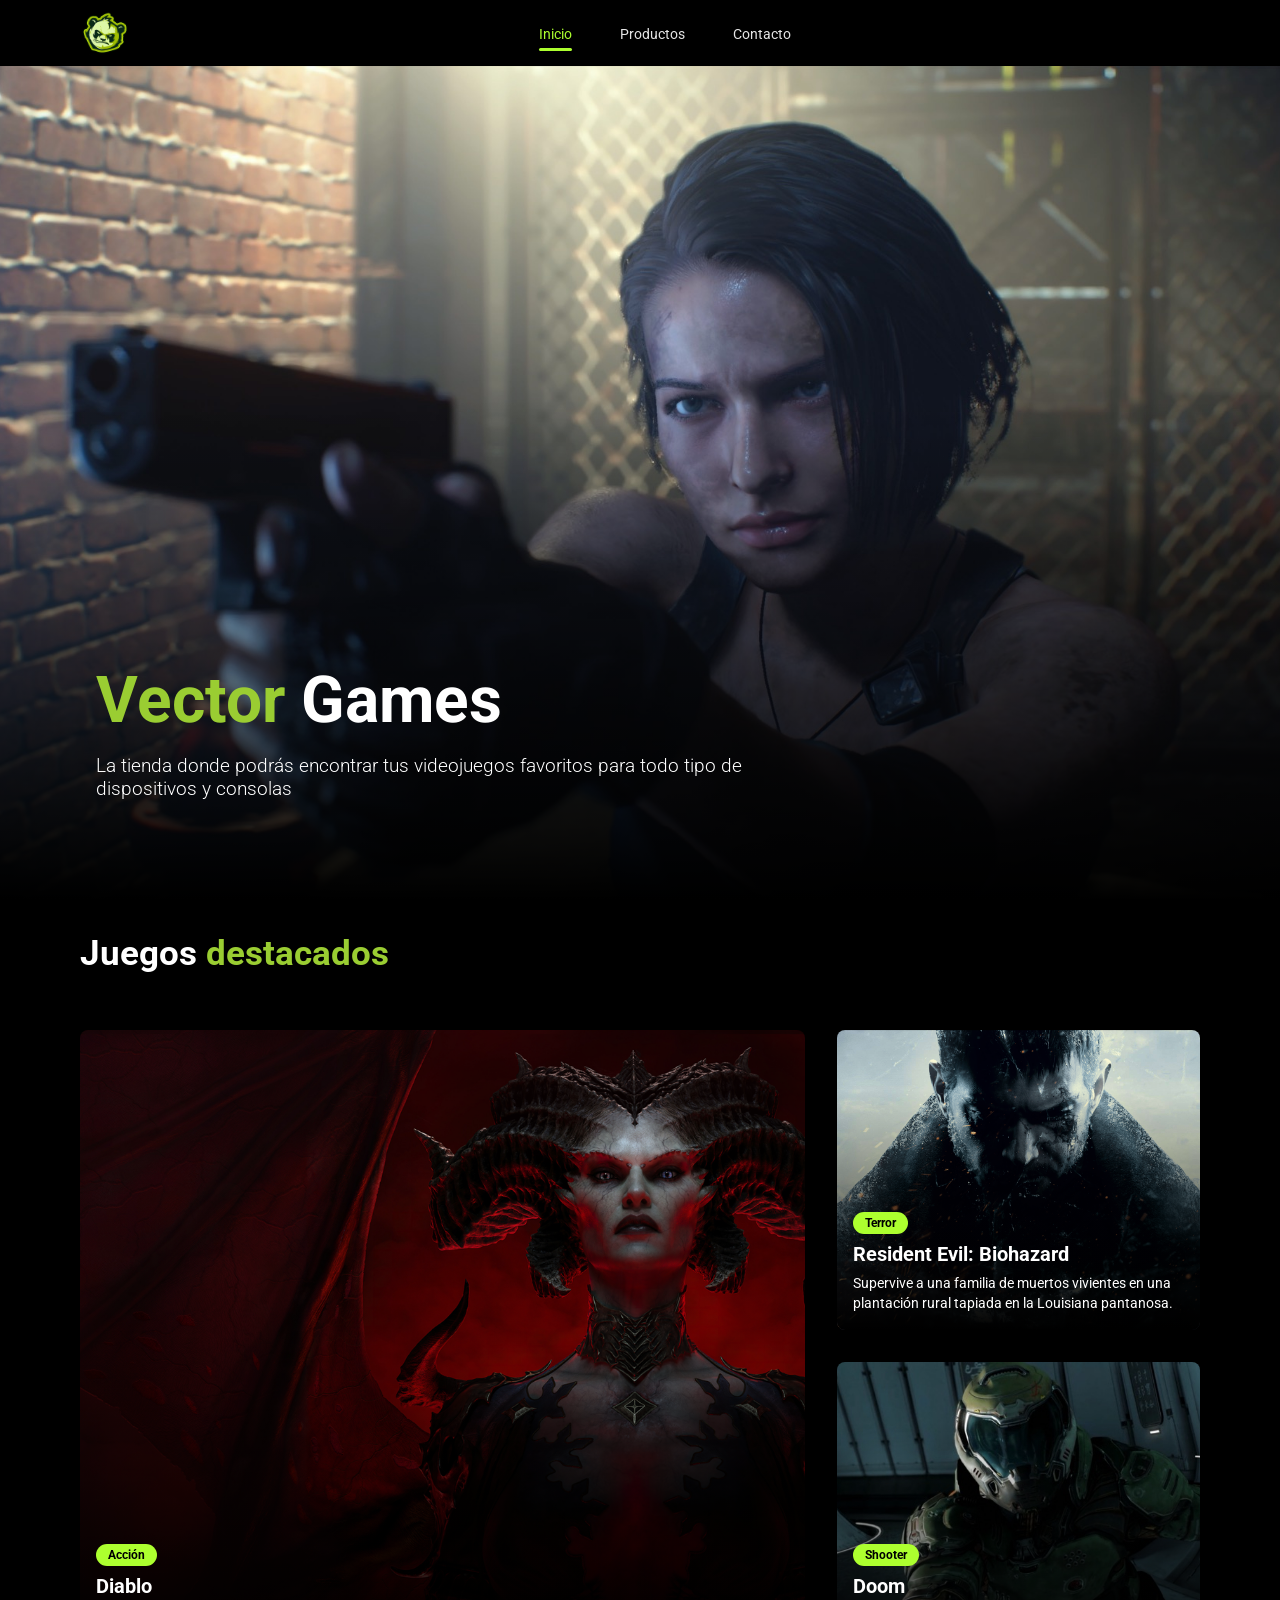
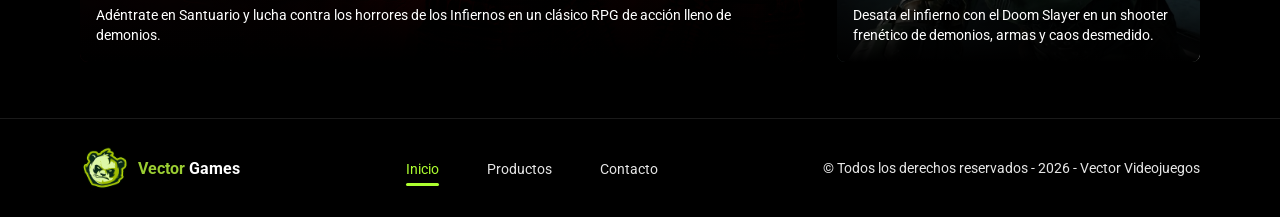
<file: index.html>
<!doctype html>
<html lang="es">
    <head>
        <meta charset="UTF-8" >
        <meta name="viewport" content="width=device-width, initial-scale=1.0" >
        <title>Vector Games - Tu tienda de videojuegos favorita</title>
        <link rel="stylesheet" href="kevin_castillo_PFY2201_CSS_Semana2.css" >
        <link rel="preconnect" href="https://fonts.googleapis.com" >
        <link rel="preconnect" href="https://fonts.gstatic.com" crossorigin >
        <link
            href="https://fonts.googleapis.com/css2?family=Roboto:ital,wght@0,100..900;1,100..900&display=swap"
            rel="stylesheet"
        >
    </head>

    <body class="page">
        <header id="header" class="header container">
            <img
                src="assets/img/watermarked_img_17276746493276647374.jpg"
                class="logo"
                width="40"
                height="40"
                alt="Logo de Vector Games"
            >
            <nav class="header__menu">
                <ul class="menu__list">
                    <li class="menu__item">
                        <a
                            class="menu__link text-muted text-sm active"
                            href="index.html"
                            >Inicio</a
                        >
                    </li>
                    <li class="menu__item">
                        <a
                            class="menu__link text-muted text-sm"
                            href="productos.html"
                            >Productos</a
                        >
                    </li>
                    <li class="menu__item">
                        <a
                            class="menu__link text-muted text-sm"
                            href="contacto.html"
                            >Contacto</a
                        >
                    </li>
                </ul>
            </nav>
        </header>
        <main id="main">
            <section class="hero">
                <img
                    src="assets/img/wallhaven-j5g13q.jpg"
                    class="hero__image"
                    width="1920"
                    height="1080"
                    alt="Fondo de videojuegos del hero"
                >
                <div class="hero__body text-white">
                    <div class="hero__text">
                        <h1>
                            <span class="text-green">Vector</span> Games
                        </h1>
                        <p>
                            La tienda donde podrás encontrar tus videojuegos
                            favoritos para todo tipo de dispositivos y consolas
                        </p>
                    </div>
                </div>
            </section>
            <section class="container section destacados">
                <h2 class="section_title text-white">
                    Juegos <span class="text-green">destacados</span>
                </h2>
                <ul class="section products-grid">
                    <li>
                        <a class="card" href="productos.html">
                            <img
                                class="card__image"
                                src="assets/img/diablo_poster.png"
                                width="1600"
                                height="900"
                                alt="Portada de Diablo"
                            >
                            <div class="card__content text-white">
                                <span class="card__badge">Acción</span>
                                <h3 class="card__title">Diablo</h3>
                                <p class="card__description text-sm">
                                    Adéntrate en Santuario y lucha contra los
                                    horrores de los Infiernos en un clásico RPG
                                    de acción lleno de demonios.
                                </p>
                            </div>
                        </a>
                    </li>
                    <li>
                        <a class="card" href="productos.html">
                            <img
                                class="card__image"
                                src="assets/img/resident_evil_poster.png"
                                width="768"
                                height="485"
                                alt="Portada de Resident Evil: Biohazard"
                            >
                            <div class="card__content text-white">
                                <span class="card__badge">Terror</span>
                                <h3 class="card__title">
                                    Resident Evil: Biohazard
                                </h3>
                                <p class="card__description text-sm">
                                    Supervive a una familia de muertos vivientes
                                    en una plantación rural tapiada en la
                                    Louisiana pantanosa.
                                </p>
                            </div>
                        </a>
                    </li>
                    <li>
                        <a class="card" href="productos.html">
                            <img
                                class="card__image"
                                src="assets/img/doom_poster.jpg"
                                width="768"
                                height="432"
                                alt="Portada de Doom"
                            >
                            <div class="card__content text-white">
                                <span class="card__badge">Shooter</span>
                                <h3 class="card__title">Doom</h3>
                                <p class="card__description text-sm">
                                    Desata el infierno con el Doom Slayer en un
                                    shooter frenético de demonios, armas y caos
                                    desmedido.
                                </p>
                            </div>
                        </a>
                    </li>
                </ul>
            </section>
        </main>
        <footer id="footer" class="footer">
            <div class="container footer__content">
                <a class="footer__logo text-white" href="index.html">
                    <img
                        src="assets/img/watermarked_img_17276746493276647374.jpg"
                        class="logo"
                        width="40"
                        height="40"
                        alt="Logo Vector Videojuegos"
                    >
                    <span><span class="text-green">Vector</span> Games</span>
                </a>
                <nav class="footer__menu">
                    <ul class="menu__list">
                        <li class="menu__item">
                            <a
                                class="menu__link text-muted text-sm active"
                                href="index.html"
                                >Inicio</a
                            >
                        </li>
                        <li class="menu__item">
                            <a
                                class="menu__link text-muted text-sm"
                                href="productos.html"
                                >Productos</a
                            >
                        </li>
                        <li class="menu__item">
                            <a
                                class="menu__link text-muted text-sm"
                                href="contacto.html"
                                >Contacto</a
                            >
                        </li>
                    </ul>
                </nav>
                <p class="footer__copy text-muted">
                    &copy; Todos los derechos reservados - 2026 - Vector
                    Videojuegos
                </p>
            </div>
        </footer>
    </body>
</html>
</file>
<file: kevin_castillo_PFY2201_CSS_Semana2.css>
* {
    margin: 0;
    padding: 0;
    box-sizing: border-box;
}

:root {
    /* Colores */
    --color-bg: #000000;
    --color-text: #ffffff;
    --color-text-muted: #e6e6e6;
    --color-accent: #9acd32; /* yellowgreen - textos */
    --color-accent-strong: #adff2f; /* greenyellow - menú y badges */
    --color-border: #1a1a1a;

    /* Tipografía */
    --font-family: "Roboto", "Arial", "sans-serif";
    --font-size-xs: 0.75rem;
    --font-size-sm: 0.9rem;

    /* Espaciado */
    --space-xs: 4px;
    --space-sm: 8px;
    --space-md: 16px;
    --space-lg: 24px;
    --space-xl: 40px;

    /* Radios y transiciones */
    --radius: 8px;
    --radius-pill: 9999px;
    --transition-hover: transform 0.4s ease;
}

body {
    background-color: var(--color-bg);
    color: var(--color-text);
    font-family: var(--font-family);
}

/* Utilidades generales */
.text-white {
    color: var(--color-text);
}

.text-muted {
    color: var(--color-text-muted);
}

.text-sm {
    font-size: var(--font-size-sm);
}

/* Componentes */
.container {
    width: 100%;
    max-width: 1200px;
    margin: 0 auto;
    padding: 0 var(--space-md);
}

.page {
    display: grid;
    grid-template-rows: auto 1fr auto;
    min-height: 100vh;
}

.logo {
    width: 50px;
    height: 50px;
}

#header {
    display: flex;
    flex-flow: row nowrap;
    background-color: var(--color-bg);
    padding-block: var(--space-sm);
}

#header .header__menu {
    width: 100%;
    margin-inline: 40px;
    margin-block: auto;
}

.menu__list {
    display: flex;
    flex-flow: row nowrap;
    align-items: center;
    justify-content: space-between;
    list-style-type: none;
}

.menu__item:not(:first-child) {
    margin-left: 1rem;
}

.menu__link {
    text-decoration: none;
    position: relative;
}

.menu__link.active {
    color: var(--color-accent-strong);
}

.menu__link.active::after {
    content: "";
    position: absolute;
    bottom: -8px;
    left: 0;
    width: 100%;
    height: 3px;
    background-color: var(--color-accent-strong);
    border-radius: 20px;
}

.menu__link:hover {
    color: var(--color-accent-strong);
}

.hero {
    position: relative;
    height: calc(100dvh - 66px);
}

.hero__image {
    width: 100%;
    height: 100%;
    position: absolute;
    top: 0;
    left: 0;
    object-fit: cover;
    z-index: -1;
}

.hero::after {
    content: "";
    position: absolute;
    bottom: 0;
    left: 0;
    width: 100%;
    height: 500px;
    background: linear-gradient(to top, var(--color-bg), transparent);
    z-index: 1;
    pointer-events: none;
}

.hero__body {
    height: 100%;
    z-index: 10;
    position: relative;
    margin-inline: 24px;
}

.hero__text {
    position: absolute;
    bottom: 100px;
    left: 0;
    display: flex;
    flex-flow: column nowrap;
    gap: 1rem;
}

.hero__text p {
    font-weight: 300;
}

.section_title {
    font-weight: 700;
    font-size: 1.5rem;
}

.section {
    padding-block: var(--space-lg);
}

.text-green {
    color: var(--color-accent);
}

.products-grid {
    display: grid;
    gap: 2rem;
    list-style: none;
}

.products-grid li {
    height: 100%;
}

.card {
    position: relative;
    height: 100%;
    min-height: 300px;
    overflow: hidden;
    border-radius: var(--radius);
    display: flex;
    align-items: flex-end;
    text-decoration: none;
    color: inherit;
}

.card__image {
    position: absolute;
    top: 0;
    left: 0;
    width: 100%;
    height: 100%;
    object-fit: cover;
    z-index: 0;
    transition: var(--transition-hover);
}

.card:hover .card__image {
    transform: scale(1.1);
}

.card::after {
    content: "";
    position: absolute;
    bottom: 0;
    left: 0;
    width: 100%;
    height: 80%;
    background: linear-gradient(to top, var(--color-bg), transparent);
    z-index: 1;
    pointer-events: none;
}

.card__content {
    position: relative;
    z-index: 2;
    padding: var(--space-md);
}

.card__badge {
    display: inline-block;
    background-color: var(--color-accent-strong);
    color: var(--color-bg);
    padding: var(--space-xs) 12px;
    border-radius: var(--radius-pill);
    font-size: var(--font-size-xs);
    font-weight: 700;
    margin-bottom: var(--space-sm);
}

.card__title {
    font-size: 1.25rem;
    font-weight: 700;
    margin-bottom: var(--space-sm);
}

.card__description {
    line-height: 1.4;
}

.card__description:last-child {
    margin-bottom: 0;
}

#footer {
    background-color: var(--color-bg);
    padding-block: var(--space-lg);
    border-top: 1px solid var(--color-border);
}

#footer .footer__content {
    display: flex;
    flex-flow: column nowrap;
    align-items: center;
    gap: 1.2rem;
    text-align: center;
}

#footer .footer__logo {
    display: flex;
    align-items: center;
    gap: 0.5rem;
    text-decoration: none;
    font-weight: 700;
}

#footer .footer__copy {
    font-size: 0.85rem;
}

/* breakpoints para el responsive del sitio */

@media (min-width: 768px) {
    #footer .footer__content {
        flex-flow: row nowrap;
        justify-content: space-between;
        text-align: left;
    }
}

@media (min-width: 576px) {
    .menu__list {
        justify-content: center;
    }

    .menu__item:not(:first-child) {
        margin-left: 3rem;
    }
}

@media (min-width: 768px) {
    .container {
        padding: 0 var(--space-lg);
    }

    .hero__text h1 {
        font-size: 4rem;
    }

    .hero__text p {
        font-size: 1.2rem;
        max-width: 700px;
    }

    .section_title {
        font-size: 2.2rem;
        margin-bottom: 1rem;
    }

    .section {
        margin-block: 2rem;
    }

    .products-grid {
        grid-template-columns: 2fr 1fr;
        grid-template-rows: 1fr 1fr;
    }

    .products-grid li:first-child {
        grid-row: 1 / 3;
        grid-column: 1 / 2;
    }

    .products-grid li:nth-child(2) {
        grid-column: 2 / 3;
    }

    .products-grid li:last-child {
        grid-column: 2 / 3;
    }
}

@media (min-width: 1024px) {
    .container {
        padding: 0 var(--space-xl);
    }

    .hero__body {
        margin-inline: 6rem;
    }
}
</file>
